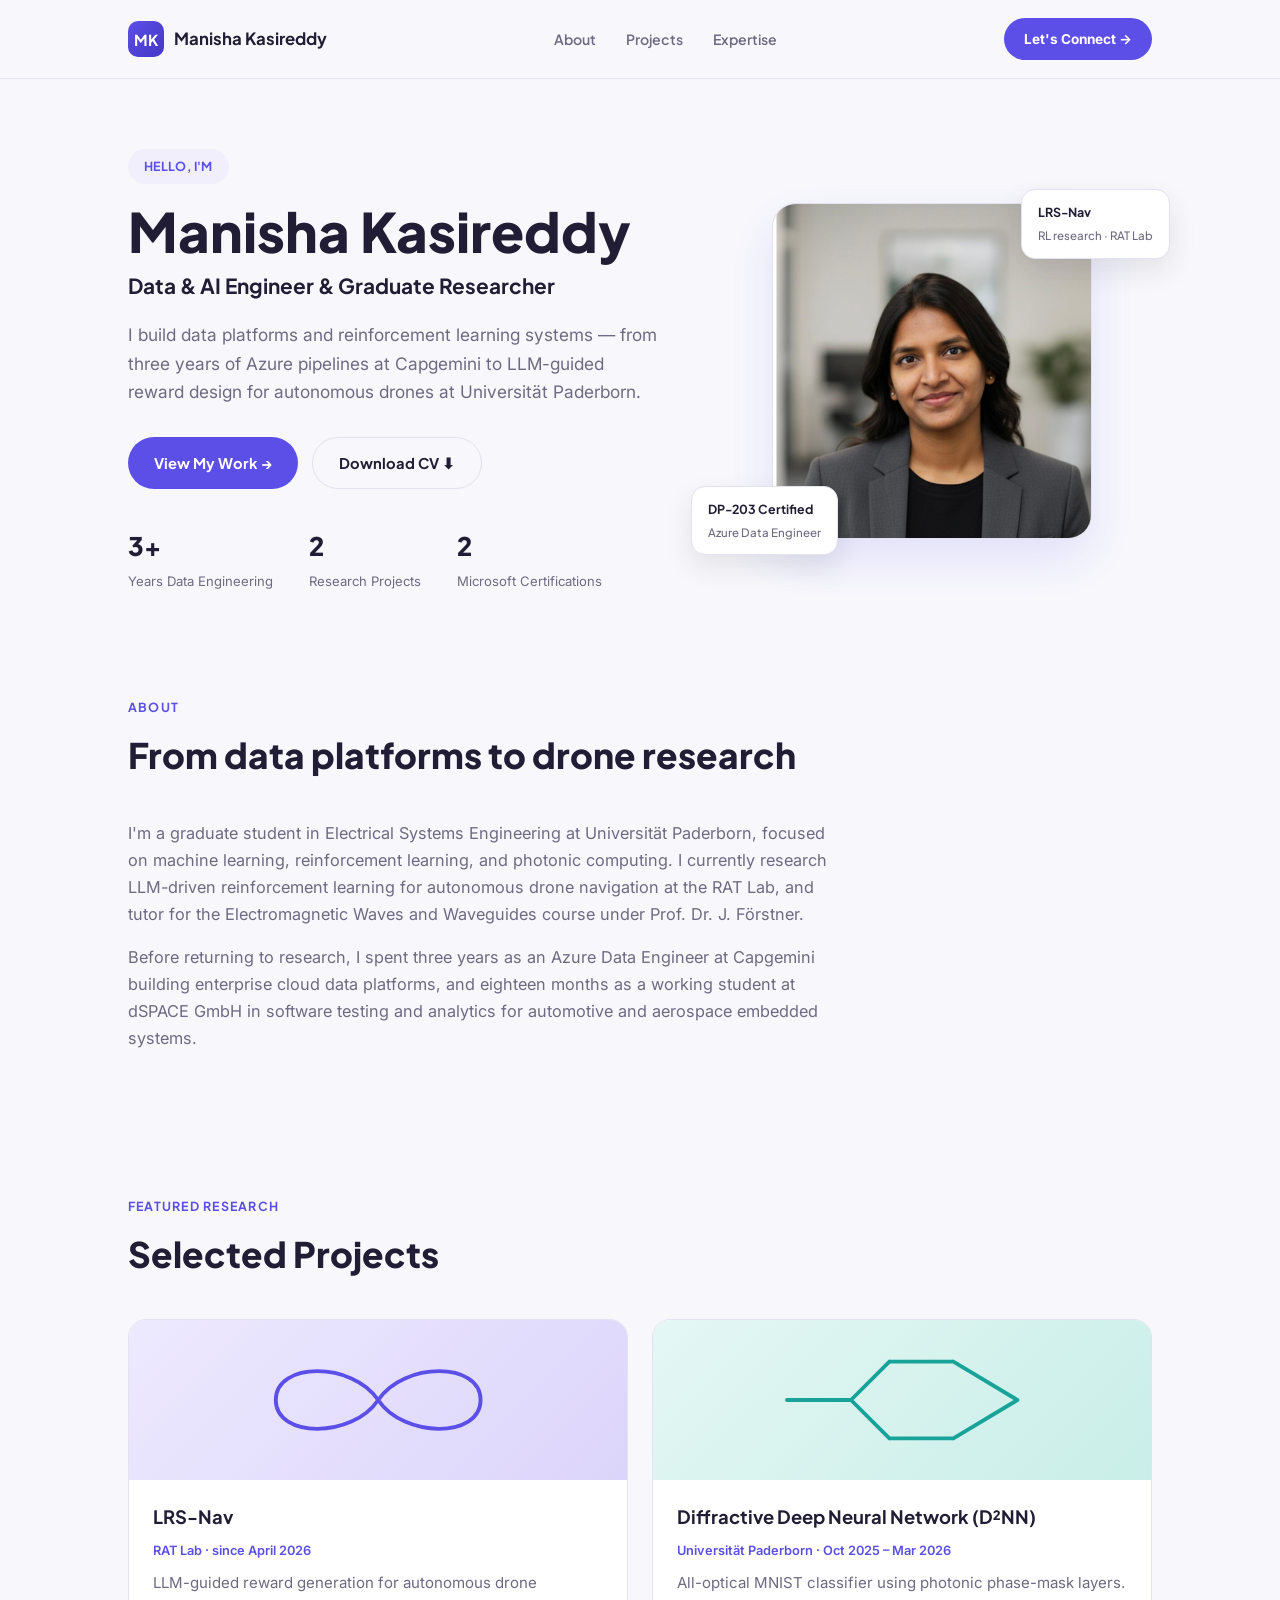
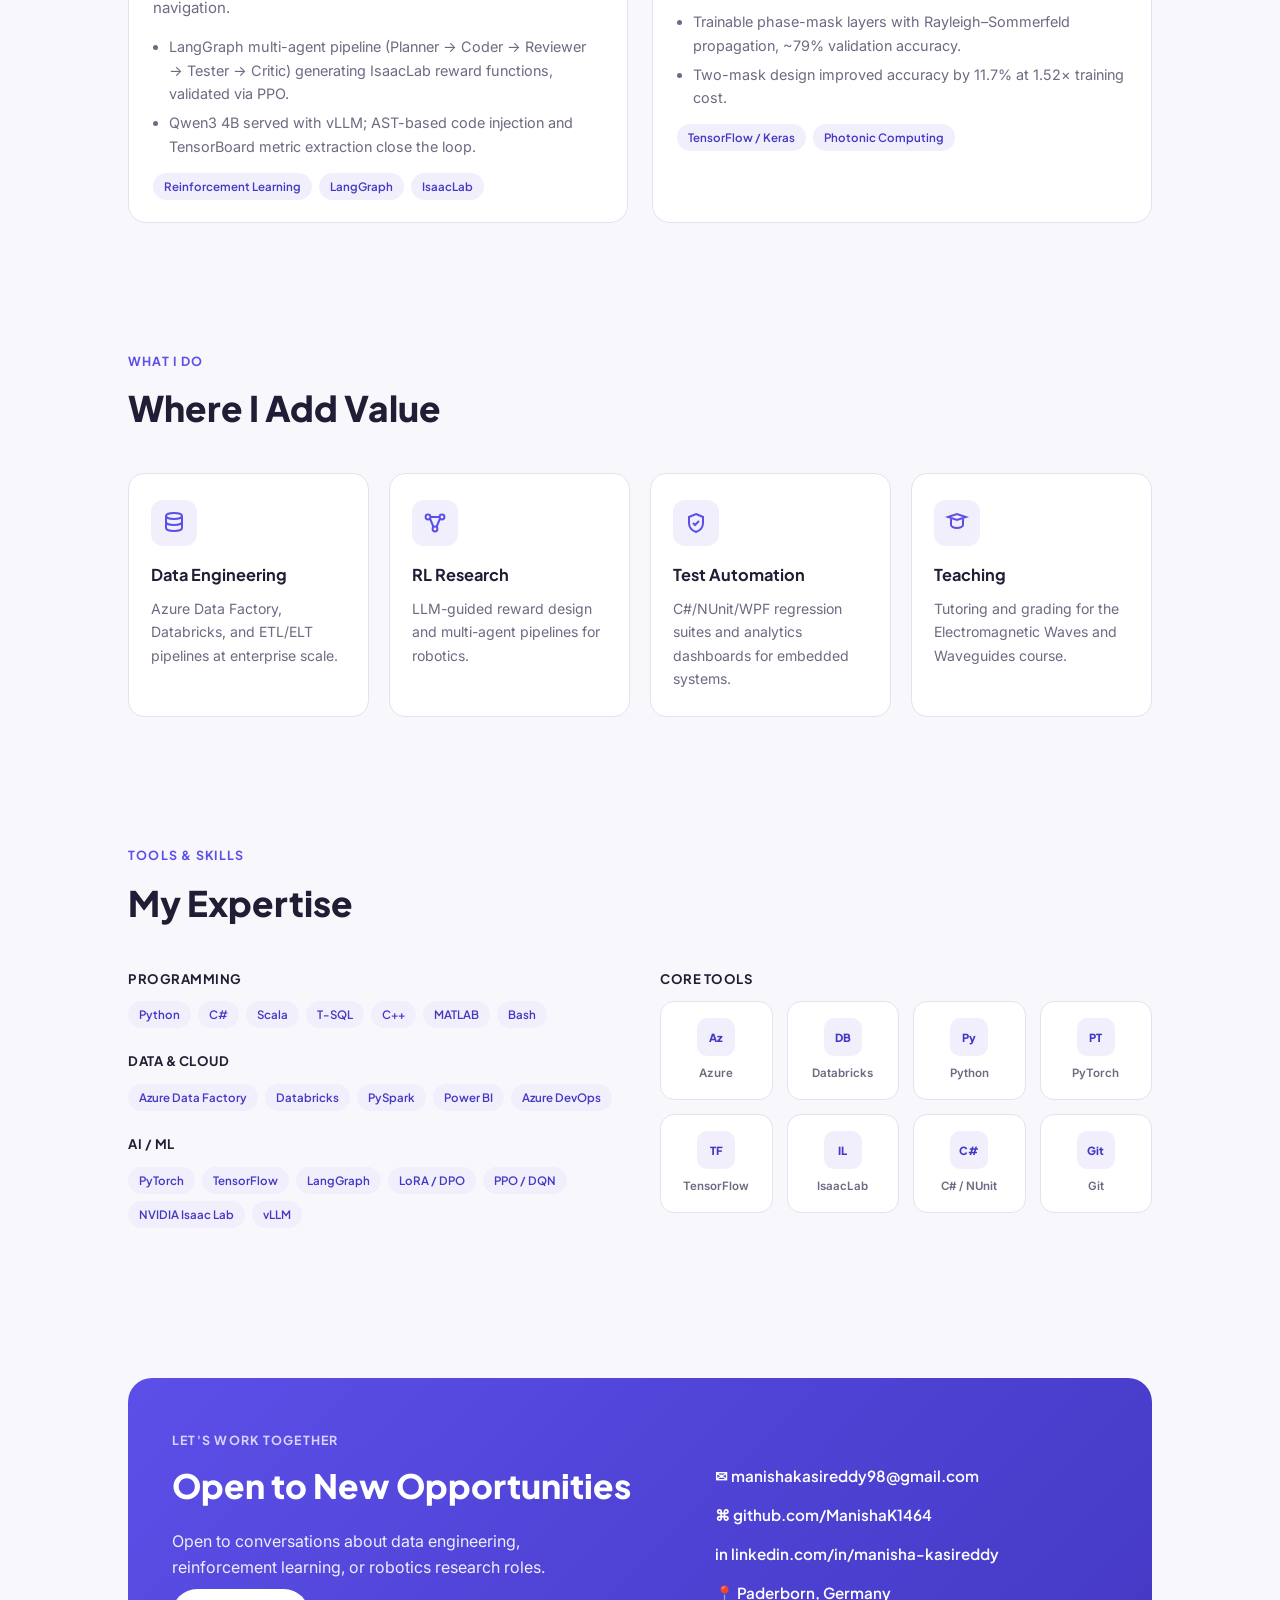
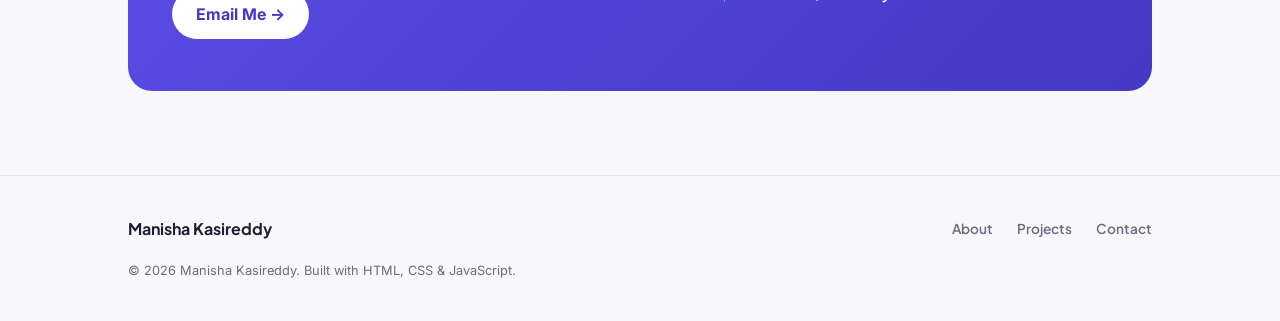
<file: index.html>
<!DOCTYPE html>
<html lang="en">
<head>
<meta charset="UTF-8">
<meta name="viewport" content="width=device-width, initial-scale=1.0">
<title>Manisha Kasireddy — Data &amp; AI Engineer / RL &amp; Robotics Research</title>
<link rel="preconnect" href="https://fonts.googleapis.com">
<link rel="preconnect" href="https://fonts.gstatic.com" crossorigin>
<link href="https://fonts.googleapis.com/css2?family=Plus+Jakarta+Sans:wght@500;600;700;800&family=Inter:wght@400;500;600&display=swap" rel="stylesheet">
<link rel="stylesheet" href="style.css">
</head>
<body>

<nav class="site-nav">
  <div class="wrap">
    <a class="brand" href="#top">
      <span class="mark">MK</span>
      Manisha Kasireddy
    </a>
    <div class="nav-links">
      <a href="#about">About</a>
      <a href="#work">Projects</a>
      <a href="#expertise">Expertise</a>
    </div>
    <a class="nav-cta" href="#contact">Let's Connect →</a>
  </div>
</nav>

<div class="wrap">

  <header class="hero" id="top">
    <div class="hero-grid">
      <div>
        <span class="pill">HELLO, I'M</span>
        <h1 class="name">Manisha Kasireddy</h1>
        <p class="tagline" style="font-family:var(--font-display); font-weight:700; font-size:1.3rem; color:var(--ink); margin:6px 0 18px;">
          <span class="accent-word">Data &amp; AI Engineer</span> &amp; Graduate Researcher
        </p>
        <p class="tagline">
          I build data platforms and reinforcement learning systems — from three years of Azure pipelines at Capgemini to LLM-guided reward design for autonomous drones at Universität Paderborn.
        </p>
        <div class="btn-row">
          <a class="btn btn-primary" href="#work">View My Work →</a>
          <a class="btn btn-outline" href="Manisha_Kasireddy_Resume.pdf">Download CV ⬇</a>
        </div>
        <div class="stats-row">
          <div class="stat"><span class="num">3+</span><br><span class="label">Years Data Engineering</span></div>
          <div class="stat"><span class="num">2</span><br><span class="label">Research Projects</span></div>
          <div class="stat"><span class="num">2</span><br><span class="label">Microsoft Certifications</span></div>
        </div>
      </div>

      <div class="portrait-col">
        <div class="portrait-wrap">
          <img id="portrait-img" src="profile.jpeg" alt="Manisha Kasireddy" data-tried="0">
        </div>
        <div class="float-card fc-1">
          <span class="fc-title">LRS-Nav</span>
          <span class="fc-sub">RL research · RAT Lab</span>
        </div>
        <div class="float-card fc-2">
          <span class="fc-title">DP-203 Certified</span>
          <span class="fc-sub">Azure Data Engineer</span>
        </div>
      </div>
    </div>
  </header>

  <section id="about" class="reveal">
    <div class="section-head">
      <div>
        <span class="eyebrow">About</span>
        <h2>From data platforms to drone research</h2>
      </div>
    </div>
    <p style="max-width:70ch; color:var(--muted); font-size:1.02rem;">
      I'm a graduate student in Electrical Systems Engineering at Universität Paderborn, focused on machine learning, reinforcement learning, and photonic computing. I currently research LLM-driven reinforcement learning for autonomous drone navigation at the RAT Lab, and tutor for the Electromagnetic Waves and Waveguides course under Prof. Dr. J. Förstner.
    </p>
    <p style="max-width:70ch; color:var(--muted); font-size:1.02rem;">
      Before returning to research, I spent three years as an Azure Data Engineer at Capgemini building enterprise cloud data platforms, and eighteen months as a working student at dSPACE GmbH in software testing and analytics for automotive and aerospace embedded systems.
    </p>
  </section>

  <section id="work" class="reveal">
    <div class="section-head">
      <div>
        <span class="eyebrow">Featured Research</span>
        <h2>Selected Projects</h2>
      </div>
    </div>
    <div class="project-grid">

      <div class="project-card">
        <div class="thumb thumb-a">
          <svg viewBox="0 0 200 100" fill="none" xmlns="http://www.w3.org/2000/svg">
            <path d="M100,50 C80,20 20,20 20,50 C20,80 80,80 100,50 C120,20 180,20 180,50 C180,80 120,80 100,50 Z" stroke="#5B4FE8" stroke-width="3" stroke-linecap="round"/>
          </svg>
        </div>
        <div class="project-body">
          <h3>LRS-Nav</h3>
          <span class="meta">RAT Lab · since April 2026</span>
          <p>LLM-guided reward generation for autonomous drone navigation.</p>
          <ul>
            <li>LangGraph multi-agent pipeline (Planner → Coder → Reviewer → Tester → Critic) generating IsaacLab reward functions, validated via PPO.</li>
            <li>Qwen3 4B served with vLLM; AST-based code injection and TensorBoard metric extraction close the loop.</li>
          </ul>
          <div class="tag-row">
            <span class="tag">Reinforcement Learning</span>
            <span class="tag">LangGraph</span>
            <span class="tag">IsaacLab</span>
          </div>
        </div>
      </div>

      <div class="project-card">
        <div class="thumb thumb-b">
          <svg viewBox="0 0 200 100" fill="none" xmlns="http://www.w3.org/2000/svg">
            <path d="M10,50 L60,50 M60,50 L90,20 M60,50 L90,80 M90,20 L140,20 M90,80 L140,80 M140,20 L190,50 M140,80 L190,50" stroke="#17A398" stroke-width="3" stroke-linecap="round"/>
          </svg>
        </div>
        <div class="project-body">
          <h3>Diffractive Deep Neural Network (D²NN)</h3>
          <span class="meta">Universität Paderborn · Oct 2025 – Mar 2026</span>
          <p>All-optical MNIST classifier using photonic phase-mask layers.</p>
          <ul>
            <li>Trainable phase-mask layers with Rayleigh–Sommerfeld propagation, ~79% validation accuracy.</li>
            <li>Two-mask design improved accuracy by 11.7% at 1.52× training cost.</li>
          </ul>
          <div class="tag-row">
            <span class="tag">TensorFlow / Keras</span>
            <span class="tag">Photonic Computing</span>
          </div>
        </div>
      </div>

    </div>
  </section>

  <section id="services" class="reveal">
    <div class="section-head">
      <div>
        <span class="eyebrow">What I Do</span>
        <h2>Where I Add Value</h2>
      </div>
    </div>
    <div class="service-grid">

      <div class="service-card">
        <div class="service-icon">
          <svg viewBox="0 0 24 24" fill="none" stroke="currentColor" stroke-width="2"><ellipse cx="12" cy="5" rx="8" ry="3"/><path d="M4 5v6c0 1.7 3.6 3 8 3s8-1.3 8-3V5"/><path d="M4 11v6c0 1.7 3.6 3 8 3s8-1.3 8-3v-6"/></svg>
        </div>
        <h3>Data Engineering</h3>
        <p>Azure Data Factory, Databricks, and ETL/ELT pipelines at enterprise scale.</p>
      </div>

      <div class="service-card">
        <div class="service-icon">
          <svg viewBox="0 0 24 24" fill="none" stroke="currentColor" stroke-width="2"><circle cx="5" cy="6" r="2.4"/><circle cx="19" cy="6" r="2.4"/><circle cx="12" cy="18" r="2.4"/><path d="M7 7.5L10.5 16 M17 7.5L13.5 16 M7.4 6h9.2"/></svg>
        </div>
        <h3>RL Research</h3>
        <p>LLM-guided reward design and multi-agent pipelines for robotics.</p>
      </div>

      <div class="service-card">
        <div class="service-icon">
          <svg viewBox="0 0 24 24" fill="none" stroke="currentColor" stroke-width="2"><path d="M12 3l7 3v6c0 4.5-3 7.5-7 9-4-1.5-7-4.5-7-9V6l7-3z"/><path d="M9 12l2 2 4-4"/></svg>
        </div>
        <h3>Test Automation</h3>
        <p>C#/NUnit/WPF regression suites and analytics dashboards for embedded systems.</p>
      </div>

      <div class="service-card">
        <div class="service-icon">
          <svg viewBox="0 0 24 24" fill="none" stroke="currentColor" stroke-width="2"><path d="M3 6l9-3 9 3-9 3-9-3z"/><path d="M6 8v6c0 1.5 2.7 3 6 3s6-1.5 6-3V8"/></svg>
        </div>
        <h3>Teaching</h3>
        <p>Tutoring and grading for the Electromagnetic Waves and Waveguides course.</p>
      </div>

    </div>
  </section>

  <section id="expertise" class="reveal">
    <div class="section-head">
      <div>
        <span class="eyebrow">Tools &amp; Skills</span>
        <h2>My Expertise</h2>
      </div>
    </div>
    <div class="expertise-grid">
      <div>
        <div class="skill-group">
          <span class="label">Programming</span>
          <div class="tag-row">
            <span class="tag">Python</span><span class="tag">C#</span><span class="tag">Scala</span>
            <span class="tag">T-SQL</span><span class="tag">C++</span><span class="tag">MATLAB</span><span class="tag">Bash</span>
          </div>
        </div>
        <div class="skill-group">
          <span class="label">Data &amp; Cloud</span>
          <div class="tag-row">
            <span class="tag">Azure Data Factory</span><span class="tag">Databricks</span><span class="tag">PySpark</span>
            <span class="tag">Power BI</span><span class="tag">Azure DevOps</span>
          </div>
        </div>
        <div class="skill-group">
          <span class="label">AI / ML</span>
          <div class="tag-row">
            <span class="tag">PyTorch</span><span class="tag">TensorFlow</span><span class="tag">LangGraph</span>
            <span class="tag">LoRA / DPO</span><span class="tag">PPO / DQN</span><span class="tag">NVIDIA Isaac Lab</span><span class="tag">vLLM</span>
          </div>
        </div>
      </div>

      <div>
        <span class="label" style="font-family:var(--font-display); font-size:0.82rem; font-weight:700; color:var(--ink); text-transform:uppercase; letter-spacing:0.04em; margin-bottom:12px; display:block;">Core Tools</span>
        <div class="tool-grid">
          <div class="tool-tile"><div class="tool-glyph">Az</div><div class="tool-name">Azure</div></div>
          <div class="tool-tile"><div class="tool-glyph">DB</div><div class="tool-name">Databricks</div></div>
          <div class="tool-tile"><div class="tool-glyph">Py</div><div class="tool-name">Python</div></div>
          <div class="tool-tile"><div class="tool-glyph">PT</div><div class="tool-name">PyTorch</div></div>
          <div class="tool-tile"><div class="tool-glyph">TF</div><div class="tool-name">TensorFlow</div></div>
          <div class="tool-tile"><div class="tool-glyph">IL</div><div class="tool-name">IsaacLab</div></div>
          <div class="tool-tile"><div class="tool-glyph">C#</div><div class="tool-name">C# / NUnit</div></div>
          <div class="tool-tile"><div class="tool-glyph">Git</div><div class="tool-name">Git</div></div>
        </div>
      </div>
    </div>
  </section>

  <section id="contact" class="reveal">
    <div class="cta-panel">
      <div>
        <span class="eyebrow">Let's Work Together</span>
        <h2>Open to New Opportunities</h2>
        <p>Open to conversations about data engineering, reinforcement learning, or robotics research roles.</p>
        <a class="cta-btn" href="mailto:manishakasireddy98@gmail.com">Email Me →</a>
      </div>
      <div class="cta-list">
        <a href="mailto:manishakasireddy98@gmail.com">✉ manishakasireddy98@gmail.com</a>
        <a href="https://github.com/ManishaK1464">⌘ github.com/ManishaK1464</a>
        <a href="https://www.linkedin.com/in/manisha-kasireddy/">in linkedin.com/in/manisha-kasireddy</a>
        <span>📍 Paderborn, Germany</span>
      </div>
    </div>
  </section>

</div>

<footer class="site-footer">
  <div class="wrap">
    <div class="footer-grid">
      <span class="footer-brand">Manisha Kasireddy</span>
      <div class="footer-links">
        <a href="#about">About</a>
        <a href="#work">Projects</a>
        <a href="#contact">Contact</a>
      </div>
    </div>
    <div class="footer-copy">© 2026 Manisha Kasireddy. Built with HTML, CSS &amp; JavaScript.</div>
  </div>
</footer>

<script src="script.js"></script>
</body>
</html>
</file>
<file: style.css>
/* ===== Design tokens ===== */
:root{
  --bg: #F8F8FC;
  --surface: #FFFFFF;
  --surface-tint: #F1EFFC;
  --border: #E4E1F0;
  --ink: #211D34;
  --muted: #6E6A82;
  --accent: #5B4FE8;
  --accent-dark: #4438C4;
  --teal: #17A398;

  --font-display: 'Plus Jakarta Sans', sans-serif;
  --font-body: 'Inter', sans-serif;
}

*{ box-sizing:border-box; }
html{ scroll-behavior:smooth; }

body{
  margin:0;
  background:var(--bg);
  color:var(--ink);
  font-family:var(--font-body);
  line-height:1.65;
  -webkit-font-smoothing:antialiased;
}

a{ color:var(--accent); text-decoration:none; }
a:hover{ text-decoration:underline; }
:focus-visible{ outline:2px solid var(--accent); outline-offset:3px; }

.wrap{ max-width:1080px; margin:0 auto; padding:0 28px; }

/* ===== Nav ===== */
.site-nav{
  background:rgba(248,248,252,0.92);
  backdrop-filter:blur(8px);
  border-bottom:1px solid var(--border);
  position:sticky; top:0; z-index:20;
}
.site-nav .wrap{
  display:flex; align-items:center; justify-content:space-between;
  padding:18px 28px;
}
.brand{ display:flex; align-items:center; gap:10px; font-family:var(--font-display); font-weight:700; font-size:1.05rem; color:var(--ink); }
.brand .mark{
  width:36px; height:36px; border-radius:10px;
  background:linear-gradient(135deg, var(--accent), var(--accent-dark));
  color:#fff; display:flex; align-items:center; justify-content:center;
  font-family:var(--font-display); font-weight:700; font-size:0.95rem;
}
.nav-links{ display:flex; align-items:center; gap:30px; font-family:var(--font-display); font-size:0.88rem; font-weight:600; }
.nav-links a{ color:var(--muted); }
.nav-links a:hover{ color:var(--ink); text-decoration:none; }
.nav-cta{
  background:var(--accent); color:#fff !important; padding:10px 20px; border-radius:100px;
  font-weight:700; font-size:0.85rem;
}
.nav-cta:hover{ background:var(--accent-dark); text-decoration:none; }
@media (max-width:760px){ .nav-links{ display:none; } }

/* ===== Hero ===== */
.hero{ padding:70px 0 40px; }
.hero-grid{ display:grid; grid-template-columns:1.1fr 0.9fr; gap:48px; align-items:center; }
@media (max-width:860px){ .hero-grid{ grid-template-columns:1fr; } }

.pill{
  display:inline-block; background:var(--surface-tint); color:var(--accent);
  font-family:var(--font-display); font-weight:700; font-size:0.78rem;
  padding:7px 16px; border-radius:100px; letter-spacing:0.03em;
  margin-bottom:18px;
}

h1.name{
  font-family:var(--font-display); font-weight:800; font-size:clamp(2.4rem, 5.5vw, 3.4rem);
  line-height:1.08; margin:0 0 8px; color:var(--ink);
}
h1.name .accent-word{ color:var(--accent); }

p.tagline{ font-size:1.08rem; color:var(--muted); max-width:52ch; margin:16px 0 30px; }

.btn-row{ display:flex; gap:14px; flex-wrap:wrap; margin-bottom:36px; }
.btn{
  font-family:var(--font-display); font-weight:700; font-size:0.92rem;
  padding:13px 26px; border-radius:100px; display:inline-flex; align-items:center; gap:8px;
}
.btn-primary{ background:var(--accent); color:#fff; }
.btn-primary:hover{ background:var(--accent-dark); text-decoration:none; }
.btn-outline{ background:transparent; color:var(--ink); border:1.5px solid var(--border); }
.btn-outline:hover{ border-color:var(--accent); color:var(--accent); text-decoration:none; }

.stats-row{ display:flex; gap:36px; flex-wrap:wrap; }
.stat .num{ font-family:var(--font-display); font-weight:800; font-size:1.6rem; color:var(--ink); }
.stat .label{ font-size:0.82rem; color:var(--muted); }

/* portrait + floating cards */
.portrait-col{ position:relative; }
.portrait-wrap{
  width:100%; max-width:320px; aspect-ratio:1/1.05; margin:0 auto;
  border-radius:24px; overflow:hidden; background:var(--surface-tint);
  border:1px solid var(--border); position:relative;
  box-shadow:0 20px 50px rgba(91,79,232,0.14);
}
.portrait-wrap img{ width:100%; height:100%; object-fit:cover; display:block; }
.portrait-wrap .initials{
  width:100%; height:100%; display:flex; align-items:center; justify-content:center;
  font-family:var(--font-display); font-weight:800; font-size:4rem; color:var(--accent);
}

.float-card{
  position:absolute; background:var(--surface); border:1px solid var(--border);
  border-radius:14px; padding:12px 16px; box-shadow:0 12px 28px rgba(33,29,52,0.10);
  font-family:var(--font-display); font-size:0.78rem; max-width:180px;
}
.float-card .fc-title{ font-weight:700; color:var(--ink); display:block; margin-bottom:2px; }
.float-card .fc-sub{ color:var(--muted); font-weight:500; font-size:0.72rem; }
.float-card.fc-1{ top:-14px; right:-18px; }
.float-card.fc-2{ bottom:-16px; left:-22px; }
@media (max-width:520px){ .float-card{ display:none; } }

/* ===== Section shells ===== */
section{ padding:64px 0; }
.reveal{ opacity:0; transform:translateY(16px); transition:opacity 0.6s ease, transform 0.6s ease; }
.reveal.in{ opacity:1; transform:translateY(0); }

.section-head{ margin-bottom:36px; display:flex; justify-content:space-between; align-items:flex-end; flex-wrap:wrap; gap:12px; }
.eyebrow{
  font-family:var(--font-display); font-weight:700; font-size:0.78rem; letter-spacing:0.1em;
  text-transform:uppercase; color:var(--accent); display:block; margin-bottom:8px;
}
.section-head h2{
  font-family:var(--font-display); font-weight:800; font-size:clamp(1.7rem, 3.5vw, 2.2rem); margin:0; color:var(--ink);
}

/* ===== Project cards ===== */
.project-grid{ display:grid; grid-template-columns:repeat(2,1fr); gap:24px; }
@media (max-width:760px){ .project-grid{ grid-template-columns:1fr; } }

.project-card{
  background:var(--surface); border:1px solid var(--border); border-radius:18px; overflow:hidden;
  transition:transform 0.25s ease, box-shadow 0.25s ease;
}
.project-card:hover{ transform:translateY(-4px); box-shadow:0 20px 40px rgba(33,29,52,0.10); }
.thumb{ height:160px; display:flex; align-items:center; justify-content:center; }
.thumb svg{ width:80%; height:80%; }
.thumb.thumb-a{ background:linear-gradient(135deg, #EDE9FE, #DCD5FB); }
.thumb.thumb-b{ background:linear-gradient(135deg, #E4F7F4, #C9EEE8); }

.project-body{ padding:22px 24px; }
.project-body h3{ font-family:var(--font-display); font-size:1.15rem; font-weight:700; margin:0 0 8px; }
.project-body .meta{ font-size:0.8rem; color:var(--accent); font-weight:600; margin-bottom:10px; display:block; }
.project-body p{ color:var(--muted); font-size:0.94rem; margin:0 0 14px; }
.project-body ul{ margin:0 0 14px; padding-left:1.1em; color:var(--muted); font-size:0.9rem; }
.project-body li{ margin-bottom:5px; }

.tag-row{ display:flex; flex-wrap:wrap; gap:7px; }
.tag{
  font-family:var(--font-display); font-size:0.72rem; font-weight:600;
  padding:4px 11px; border-radius:100px; background:var(--surface-tint); color:var(--accent-dark);
}

/* ===== Services ===== */
.service-grid{ display:grid; grid-template-columns:repeat(4,1fr); gap:20px; }
@media (max-width:860px){ .service-grid{ grid-template-columns:repeat(2,1fr); } }
@media (max-width:520px){ .service-grid{ grid-template-columns:1fr; } }

.service-card{
  background:var(--surface); border:1px solid var(--border); border-radius:16px; padding:26px 22px;
  transition:transform 0.25s ease, box-shadow 0.25s ease;
}
.service-card:hover{ transform:translateY(-3px); box-shadow:0 16px 32px rgba(33,29,52,0.08); }
.service-icon{
  width:46px; height:46px; border-radius:12px; background:var(--surface-tint); color:var(--accent);
  display:flex; align-items:center; justify-content:center; margin-bottom:16px;
}
.service-icon svg{ width:24px; height:24px; }
.service-card h3{ font-family:var(--font-display); font-size:1.02rem; font-weight:700; margin:0 0 8px; }
.service-card p{ font-size:0.88rem; color:var(--muted); margin:0; }

/* ===== Process ===== */
.process-row{ display:flex; gap:0; position:relative; }
@media (max-width:860px){ .process-row{ flex-direction:column; gap:28px; } }
.process-step{ flex:1; position:relative; padding:0 14px; text-align:left; }
.process-step:not(:last-child)::after{
  content:""; position:absolute; top:22px; right:-10%; width:20%; height:2px; background:var(--border);
}
@media (max-width:860px){ .process-step:not(:last-child)::after{ display:none; } }
.process-num{
  width:44px; height:44px; border-radius:50%; background:var(--ink); color:#fff;
  display:flex; align-items:center; justify-content:center; font-family:var(--font-display); font-weight:700;
  margin-bottom:16px; font-size:0.95rem;
}
.process-step:nth-child(odd) .process-num{ background:var(--accent); }
.process-step:nth-child(even) .process-num{ background:var(--teal); }
.process-step h3{ font-family:var(--font-display); font-size:1rem; font-weight:700; margin:0 0 6px; }
.process-step p{ font-size:0.85rem; color:var(--muted); margin:0; }

/* ===== Expertise ===== */
.expertise-grid{ display:grid; grid-template-columns:1fr 1fr; gap:40px; }
@media (max-width:820px){ .expertise-grid{ grid-template-columns:1fr; } }
.skill-group{ margin-bottom:22px; }
.skill-group .label{
  font-family:var(--font-display); font-size:0.82rem; font-weight:700; color:var(--ink);
  text-transform:uppercase; letter-spacing:0.04em; margin-bottom:12px; display:block;
}
.tool-grid{ display:grid; grid-template-columns:repeat(4,1fr); gap:14px; }
@media (max-width:480px){ .tool-grid{ grid-template-columns:repeat(3,1fr); } }
.tool-tile{
  background:var(--surface); border:1px solid var(--border); border-radius:14px; padding:16px 8px;
  text-align:center; transition:transform 0.2s ease, box-shadow 0.2s ease;
}
.tool-tile:hover{ transform:translateY(-2px); box-shadow:0 10px 22px rgba(33,29,52,0.08); }
.tool-glyph{
  width:38px; height:38px; border-radius:10px; background:var(--surface-tint); color:var(--accent-dark);
  display:flex; align-items:center; justify-content:center; margin:0 auto 8px;
  font-family:var(--font-display); font-weight:800; font-size:0.7rem;
}
.tool-tile .tool-name{ font-size:0.72rem; color:var(--muted); font-weight:600; }

/* ===== Contact CTA ===== */
.cta-panel{
  background:linear-gradient(135deg, var(--accent), var(--accent-dark));
  border-radius:24px; padding:52px 44px; color:#fff;
  display:grid; grid-template-columns:1.3fr 1fr; gap:32px; align-items:center;
}
@media (max-width:760px){ .cta-panel{ grid-template-columns:1fr; padding:38px 26px; } }
.cta-panel .eyebrow{ color:#D9D4FF; }
.cta-panel h2{ font-family:var(--font-display); font-weight:800; font-size:clamp(1.6rem,3.4vw,2.1rem); margin:0 0 14px; }
.cta-panel p{ opacity:0.9; margin:0 0 0; max-width:44ch; }
.cta-list{ display:flex; flex-direction:column; gap:14px; font-family:var(--font-display); font-weight:600; font-size:0.95rem; }
.cta-list a{ color:#fff; }
.cta-list a:hover{ opacity:0.85; text-decoration:none; }
.cta-btn{
  display:inline-flex; align-items:center; gap:8px; background:#fff; color:var(--accent-dark) !important;
  font-weight:700; padding:12px 24px; border-radius:100px; margin-top:8px; width:fit-content;
}
.cta-btn:hover{ text-decoration:none; opacity:0.92; }

/* ===== Footer ===== */
.site-footer{ border-top:1px solid var(--border); padding:40px 0; margin-top:20px; }
.footer-grid{ display:flex; justify-content:space-between; align-items:center; flex-wrap:wrap; gap:16px; }
.footer-brand{ font-family:var(--font-display); font-weight:700; color:var(--ink); }
.footer-links{ display:flex; gap:24px; font-family:var(--font-display); font-size:0.85rem; font-weight:600; }
.footer-links a{ color:var(--muted); }
.footer-links a:hover{ color:var(--accent); text-decoration:none; }
.footer-copy{ font-size:0.8rem; color:var(--muted); margin-top:18px; }
</file>
